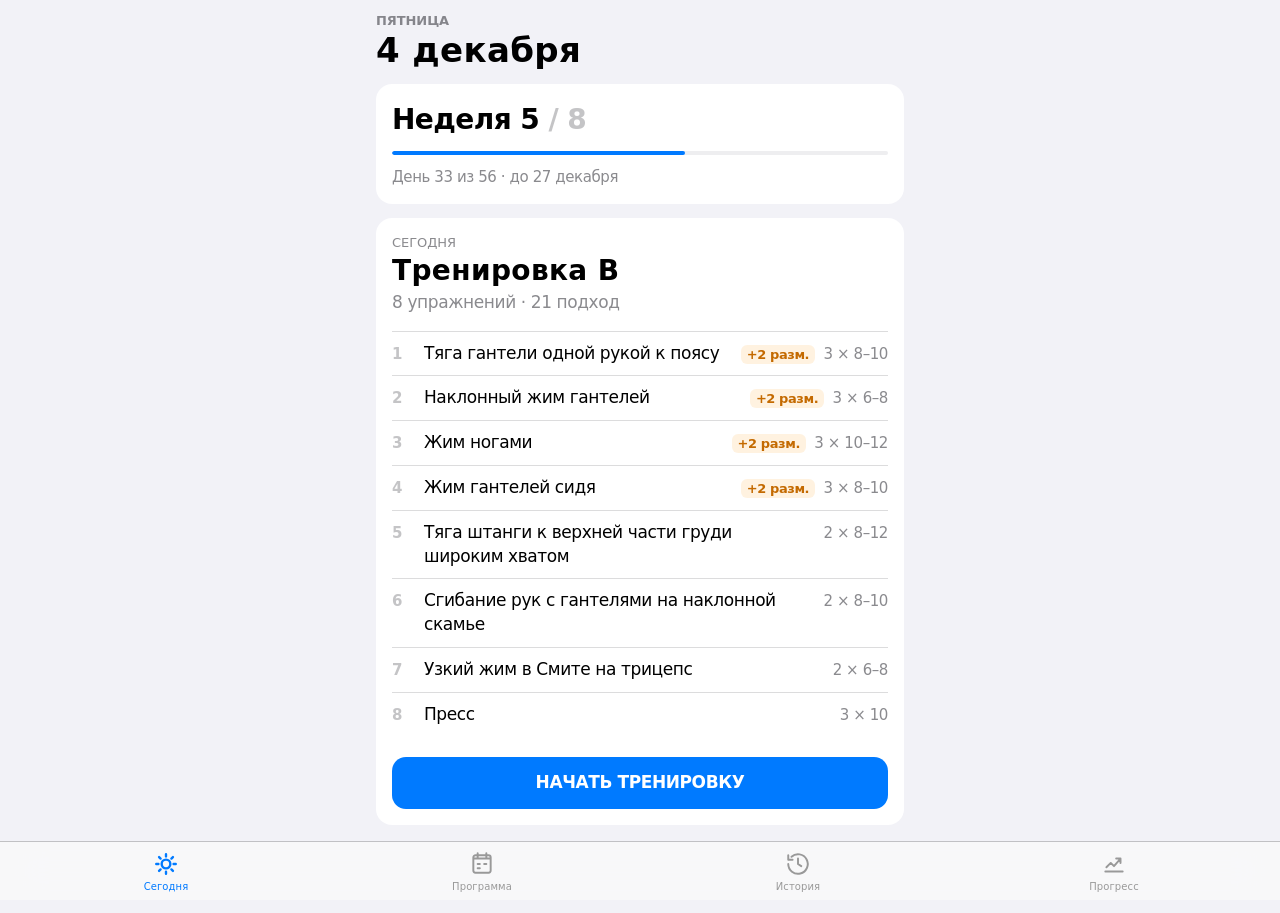
<file: index.html>
<!doctype html>
<html lang="ru">
  <head>
    <meta charset="UTF-8" />
    <!-- viewport-fit=cover включает отступы под вырез и полосу «Домой» на iPhone -->
    <meta name="viewport" content="width=device-width, initial-scale=1, viewport-fit=cover" />
    <meta name="theme-color" content="#f2f2f7" media="(prefers-color-scheme: light)" />
    <meta name="theme-color" content="#000000" media="(prefers-color-scheme: dark)" />
    <meta name="color-scheme" content="light dark" />
    <meta name="description" content="Личный дневник тренировок" />

    <!-- Режим приложения на iOS после «На экран „Домой“» -->
    <meta name="apple-mobile-web-app-capable" content="yes" />
    <meta name="mobile-web-app-capable" content="yes" />
    <meta name="apple-mobile-web-app-status-bar-style" content="default" />
    <meta name="apple-mobile-web-app-title" content="Блокнот" />
    <meta name="format-detection" content="telephone=no" />

    <link rel="manifest" href="manifest.webmanifest" />
    <link rel="icon" href="icons/favicon-64.png" type="image/png" />
    <link rel="apple-touch-icon" href="icons/apple-touch-icon.png" sizes="180x180" />
    <link rel="stylesheet" href="styles.css" />
    <title>Тренировочный блокнот</title>
  </head>
  <body>
    <main id="app" class="main"></main>

    <nav class="nav" aria-label="Основная навигация">
      <a href="#/">
        <svg width="26" height="26" viewBox="0 0 24 24" fill="none" stroke="currentColor" stroke-width="1.8" stroke-linecap="round" stroke-linejoin="round" aria-hidden="true"><path d="M12 3v2M12 19v2M5.6 5.6l1.4 1.4M17 17l1.4 1.4M3 12h2M19 12h2M5.6 18.4 7 17M17 7l1.4-1.4M16 12a4 4 0 1 1-8 0 4 4 0 0 1 8 0Z"/></svg>
        <span>Сегодня</span>
      </a>
      <a href="#/program">
        <svg width="26" height="26" viewBox="0 0 24 24" fill="none" stroke="currentColor" stroke-width="1.8" stroke-linecap="round" stroke-linejoin="round" aria-hidden="true"><path d="M4 7h16M4 7v11a2 2 0 0 0 2 2h12a2 2 0 0 0 2-2V7M4 7V6a2 2 0 0 1 2-2h12a2 2 0 0 1 2 2v1M8 2v4M16 2v4M8 12h2M14 12h2M8 16h2"/></svg>
        <span>Программа</span>
      </a>
      <a href="#/history">
        <svg width="26" height="26" viewBox="0 0 24 24" fill="none" stroke="currentColor" stroke-width="1.8" stroke-linecap="round" stroke-linejoin="round" aria-hidden="true"><path d="M3 12a9 9 0 1 0 3-6.7M3 4v4h4M12 7v5l3 2"/></svg>
        <span>История</span>
      </a>
      <a href="#/progress">
        <svg width="26" height="26" viewBox="0 0 24 24" fill="none" stroke="currentColor" stroke-width="1.8" stroke-linecap="round" stroke-linejoin="round" aria-hidden="true"><path d="M4 19h16M5 15l4-4 3 3 6-7M14 7h4v4"/></svg>
        <span>Прогресс</span>
      </a>
    </nav>

    <div id="timer-root"></div>
    <div id="sheet-root"></div>

    <noscript><p style="padding:24px">Для работы приложения нужен JavaScript.</p></noscript>

    <!-- Порядок важен: логика → хранилище → интерфейс → экраны → запуск -->
    <script src="js/domain.js"></script>
    <script src="js/seed.js"></script>
    <script src="js/program-old.js"></script>
    <script src="js/db.js"></script>
    <script src="js/platform.js"></script>
    <script src="js/anatomy.js"></script>
    <script src="js/ui.js"></script>
    <script src="js/screens/today.js"></script>
    <script src="js/screens/workout.js"></script>
    <script src="js/screens/program.js"></script>
    <script src="js/screens/other.js"></script>
    <script src="js/app.js"></script>
  </body>
</html>
</file>
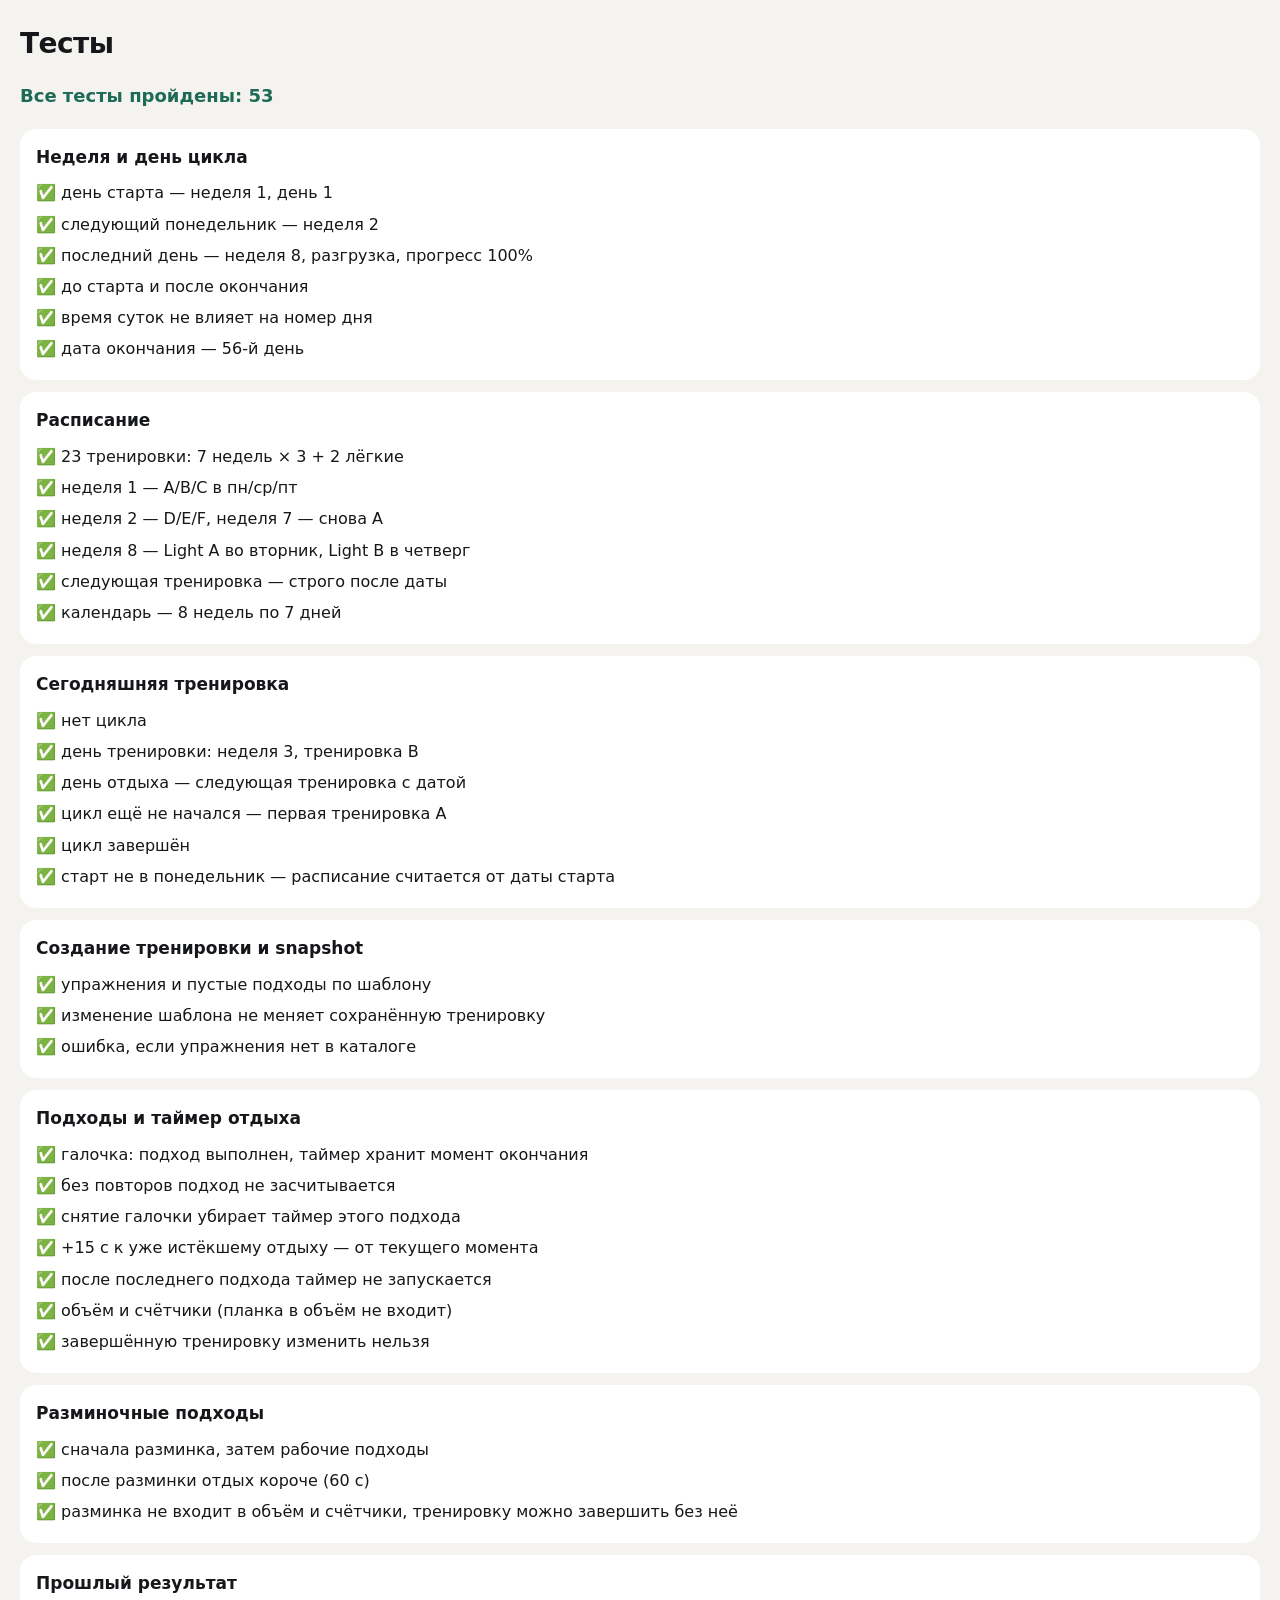
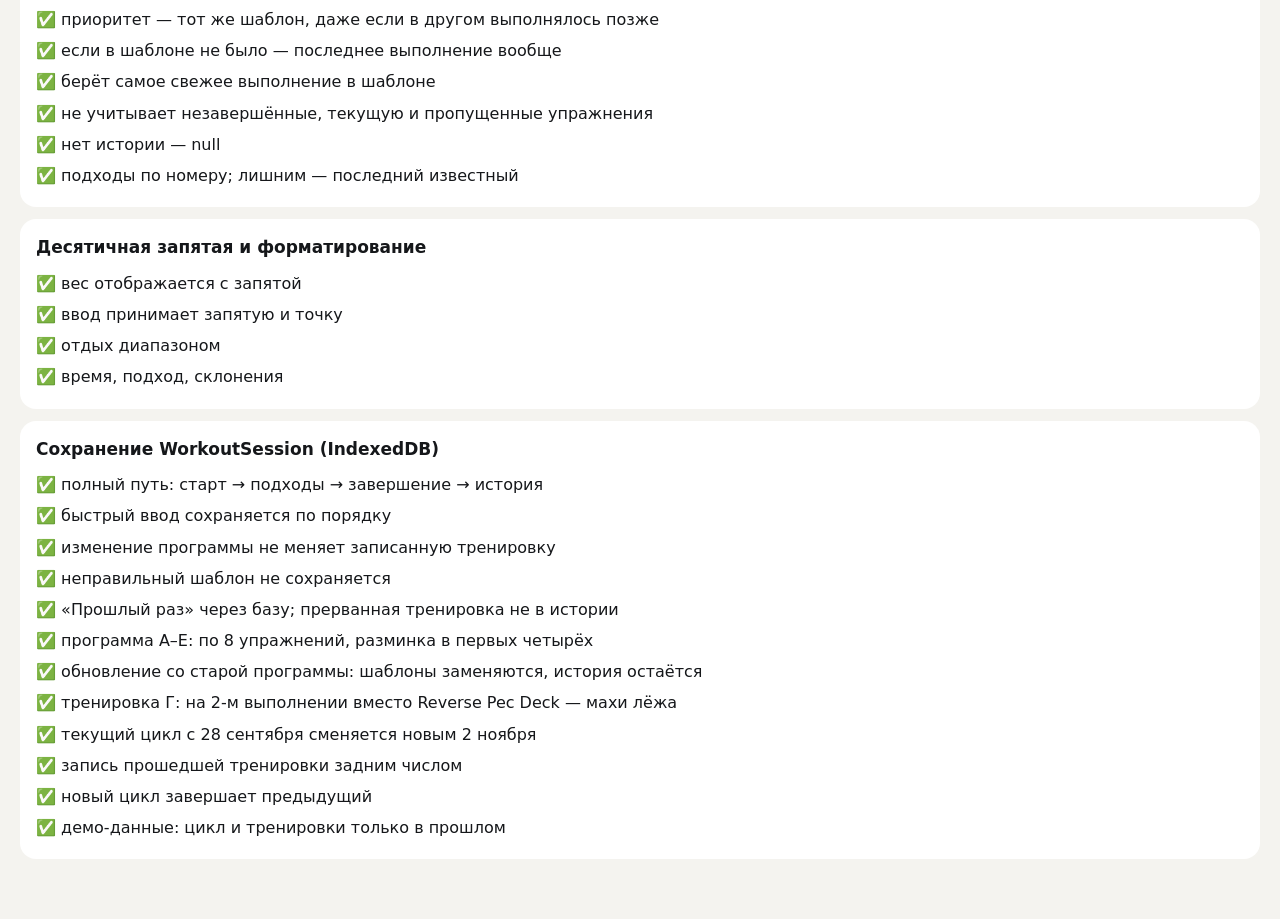
<file: tests.html>
<!doctype html>
<html lang="ru">
  <head>
    <meta charset="UTF-8" />
    <meta name="viewport" content="width=device-width, initial-scale=1" />
    <title>Тесты — Тренировочный блокнот</title>
    <style>
      body { margin: 0; padding: 24px 20px 48px; background: #f4f3ef; color: #15171a; font: 16px/1.45 -apple-system, 'Segoe UI', system-ui, sans-serif; }
      h1 { margin: 0 0 4px; font-size: 28px; letter-spacing: -0.02em; }
      #summary { margin-bottom: 20px; font-size: 18px; font-weight: 600; }
      #summary.ok { color: #1d6a56; }
      #summary.fail { color: #9c3a2b; }
      section { margin-bottom: 12px; padding: 16px; border-radius: 16px; background: #fff; }
      h2 { margin: 0 0 8px; font-size: 17px; }
      ul { margin: 0; padding: 0; list-style: none; }
      li { padding: 4px 0; }
      .err { display: block; margin: 2px 0 0 26px; color: #9c3a2b; font-size: 14px; }
    </style>
  </head>
  <body>
    <h1>Тесты</h1>
    <p id="summary">Выполняются…</p>
    <div id="results"></div>

    <script src="js/domain.js"></script>
    <script src="js/seed.js"></script>
    <script src="js/program-old.js"></script>
    <script src="js/db.js"></script>
    <script src="tests/runner.js"></script>
    <script src="tests/domain.test.js"></script>
    <script src="tests/storage.test.js"></script>
    <script>
      const esc = (s) => String(s).replace(/[&<>]/g, (c) => ({ '&': '&amp;', '<': '&lt;', '>': '&gt;' })[c]);
      runTests({
        suite(name, results) {
          const items = results
            .map((r) => `<li>${r.ok ? '✅' : '❌'} ${esc(r.name)}${r.ok ? '' : `<span class="err">${esc(r.error)}</span>`}</li>`)
            .join('');
          document.getElementById('results').insertAdjacentHTML('beforeend', `<section><h2>${esc(name)}</h2><ul>${items}</ul></section>`);
        },
        done(passed, failed) {
          const el = document.getElementById('summary');
          el.textContent = failed ? `Провалено: ${failed} из ${passed + failed}` : `Все тесты пройдены: ${passed}`;
          el.className = failed ? 'fail' : 'ok';
          window.__testResult = { passed, failed };
        },
      });
    </script>
  </body>
</html>
</file>
<file: styles.css>
/* ═══════════ Дизайн-токены ═══════════ */
:root {
  color-scheme: light dark;

  /* Цвета iOS (Human Interface Guidelines): системные фоны, метки и разделители */
  --bg: #f2f2f7;                       /* systemGroupedBackground */
  --surface: #ffffff;                  /* secondarySystemGroupedBackground */
  --surface-sunken: #f2f2f7;           /* tertiary */
  --fill: rgb(118 118 128 / 0.12);     /* tertiarySystemFill — поля ввода, степперы */
  --fill-strong: rgb(118 118 128 / 0.2);
  --line: rgb(60 60 67 / 0.18);        /* separator */
  --line-strong: rgb(60 60 67 / 0.29);

  --text: #000000;                     /* label */
  --text-2: rgb(60 60 67 / 0.6);       /* secondaryLabel */
  --text-3: rgb(60 60 67 / 0.3);       /* tertiaryLabel */

  --accent: #007aff;                   /* systemBlue — в тон логотипу */
  --accent-pressed: #0062cc;
  --accent-ink: #ffffff;
  --accent-soft: rgb(0 122 255 / 0.12);
  --accent-soft-ink: #007aff;

  --success: #34c759;                  /* systemGreen — выполнено */
  --warm: #ff9500;                     /* systemOrange — разминка */
  --warm-soft: rgb(255 149 0 / 0.12);
  --warm-ink: #c46a00;
  --danger: #ff3b30;                   /* systemRed */
  --danger-soft: rgb(255 59 48 / 0.1);

  --bar-bg: rgb(249 249 249 / 0.82);   /* материал панелей: таббар, шапка */
  --header-bg: rgb(242 242 247 / 0.82);
  --dark-panel: rgb(28 28 30 / 0.92);  /* таймер — как Live Activity */
  --scrim: rgb(0 0 0 / 0.3);
  --image-bg: #f7f7fa;

  /* Схема мышц */
  --an-body: #ffffff;
  --an-body-stroke: #c7c7cc;
  --an-idle: #e9e9ee;
  --an-idle-stroke: #d1d1d6;
  --an-secondary: #9ecbff;
  --an-secondary-stroke: #5aa5ff;
  --an-primary-1: #3395ff;
  --an-primary-2: #0059c7;
  --an-primary-stroke: #00419a;
  --an-cap: #8e8e93;

  --radius-card: 16px;
  --radius-control: 12px;
  --radius-pill: 999px;

  --tap: 48px;
  --gutter: 16px;
  --nav-height: 56px;

  --font: -apple-system, BlinkMacSystemFont, 'SF Pro Text', 'Inter', system-ui, 'Segoe UI', Roboto, sans-serif;
  --font-display: -apple-system, BlinkMacSystemFont, 'SF Pro Display', 'Inter', system-ui, 'Segoe UI', sans-serif;
  --font-rounded: ui-rounded, 'SF Pro Rounded', -apple-system, BlinkMacSystemFont, system-ui, sans-serif;

  --shadow-card: none;
  --shadow-float: 0 10px 30px rgb(0 0 0 / 0.18);

  --safe-top: env(safe-area-inset-top, 0px);
  --safe-bottom: env(safe-area-inset-bottom, 0px);
}

/* Тёмная тема — как в iOS, по настройке телефона */
@media (prefers-color-scheme: dark) {
  :root {
    --bg: #000000;
    --surface: #1c1c1e;
    --surface-sunken: #2c2c2e;
    --fill: rgb(118 118 128 / 0.24);
    --fill-strong: rgb(118 118 128 / 0.36);
    --line: rgb(84 84 88 / 0.6);
    --line-strong: rgb(84 84 88 / 0.85);
    --text: #ffffff;
    --text-2: rgb(235 235 245 / 0.6);
    --text-3: rgb(235 235 245 / 0.3);
    --accent: #0a84ff;
    --accent-pressed: #409cff;
    --accent-soft: rgb(10 132 255 / 0.2);
    --accent-soft-ink: #4aa3ff;
    --success: #30d158;
    --warm: #ff9f0a;
    --warm-soft: rgb(255 159 10 / 0.16);
    --warm-ink: #ffb340;
    --danger: #ff453a;
    --danger-soft: rgb(255 69 58 / 0.16);
    --bar-bg: rgb(22 22 24 / 0.82);
    --header-bg: rgb(0 0 0 / 0.78);
    --dark-panel: rgb(44 44 46 / 0.94);
    --scrim: rgb(0 0 0 / 0.5);
    --image-bg: #232325;
    --an-body: #3a3a3c;
    --an-body-stroke: #636366;
    --an-idle: #48484a;
    --an-idle-stroke: #5a5a5e;
    --an-secondary: #1f5fa8;
    --an-secondary-stroke: #3d84d6;
    --an-primary-1: #4aa3ff;
    --an-primary-2: #0a84ff;
    --an-primary-stroke: #9cc9ff;
    --an-cap: #8e8e93;
    --shadow-float: 0 10px 30px rgb(0 0 0 / 0.5);
  }
}

/* ═══════════ База ═══════════ */
*,
*::before,
*::after {
  box-sizing: border-box;
}

html {
  -webkit-text-size-adjust: 100%;
  text-size-adjust: 100%;
  background: var(--bg);
}

body {
  margin: 0;
  min-height: 100vh;
  min-height: 100dvh;
  background: var(--bg);
  color: var(--text);
  font-family: var(--font);
  font-size: 17px;
  line-height: 1.4;
  -webkit-font-smoothing: antialiased;
  -webkit-tap-highlight-color: transparent;
  overscroll-behavior-y: none;
  font-variant-numeric: tabular-nums;
}

h1,
h2,
h3,
p {
  margin: 0;
}

button,
input {
  font: inherit;
  color: inherit;
}

button {
  cursor: pointer;
  touch-action: manipulation;
}

a {
  color: inherit;
  text-decoration: none;
}

:focus-visible {
  outline: 3px solid var(--accent-soft);
  outline-offset: 2px;
}

.sr-only {
  position: absolute !important;
  width: 1px;
  height: 1px;
  overflow: hidden;
  clip: rect(0 0 0 0);
  white-space: nowrap;
}

@media (prefers-reduced-motion: reduce) {
  * {
    animation-duration: 0.01ms !important;
    transition-duration: 0.01ms !important;
  }
}

/* ═══════════ Каркас ═══════════ */
.main {
  width: 100%;
  max-width: 560px;
  margin: 0 auto;
  padding: var(--safe-top) max(var(--gutter), env(safe-area-inset-right)) calc(var(--nav-height) + var(--safe-bottom) + 32px)
    max(var(--gutter), env(safe-area-inset-left));
}

body.full .main {
  padding-bottom: calc(32px + var(--safe-bottom));
}

.nav {
  position: fixed;
  left: 0;
  right: 0;
  bottom: 0;
  z-index: 20;
  display: grid;
  grid-template-columns: repeat(4, 1fr);
  padding: 0 8px var(--safe-bottom);
  background: var(--bar-bg);
  border-top: 0.5px solid var(--line-strong);
  -webkit-backdrop-filter: saturate(1.4) blur(20px);
  backdrop-filter: saturate(1.4) blur(20px);
}

body.full .nav {
  display: none;
}

.nav a {
  position: relative;
  display: flex;
  flex-direction: column;
  align-items: center;
  justify-content: center;
  gap: 2px;
  height: var(--nav-height);
  font-size: 12px;
  font-weight: 500;
  color: var(--text-2);
}

.nav a[aria-current='page'] {
  color: var(--accent);
  font-weight: 700;
}

.nav a[aria-current='page']::before {
  content: '';
  position: absolute;
  top: 0;
  width: 28px;
  height: 3px;
  border-radius: 0 0 3px 3px;
  background: var(--accent);
}

.update-banner {
  position: sticky;
  top: 0;
  z-index: 25;
  display: flex;
  align-items: center;
  justify-content: space-between;
  gap: 12px;
  max-width: 560px;
  margin: 0 auto;
  padding: calc(8px + var(--safe-top)) var(--gutter) 8px;
  background: var(--accent-soft);
  color: var(--accent-soft-ink);
  font-weight: 600;
}

/* ═══════════ Заголовок экрана ═══════════ */
.screen-header {
  display: flex;
  align-items: flex-end;
  gap: 12px;
  padding: 24px 0 20px;
}

.screen-header .leading {
  align-self: center;
  margin-left: -10px;
}

.screen-header .titles {
  flex: 1;
  min-width: 0;
}

.screen-header .eyebrow-line {
  margin-bottom: 2px;
  font-size: 15px;
  font-weight: 500;
  color: var(--text-2);
}

.screen-header .eyebrow-line::first-letter {
  text-transform: uppercase;
}

.screen-header h1 {
  font-family: var(--font-display);
  font-size: 34px;
  font-weight: 700;
  line-height: 1.1;
  letter-spacing: -0.03em;
}

.screen-header .action {
  flex: none;
  margin-right: -8px;
}

/* ═══════════ Общие блоки ═══════════ */
.stack {
  display: flex;
  flex-direction: column;
  gap: 16px;
}

.card {
  padding: 20px;
  border-radius: var(--radius-card);
  background: var(--surface);
  box-shadow: var(--shadow-card);
}

.card-flat {
  padding: 20px;
  border-radius: var(--radius-card);
  border: 1px solid var(--line);
}

.eyebrow {
  font-size: 13px;
  font-weight: 600;
  letter-spacing: 0.06em;
  text-transform: uppercase;
  color: var(--text-2);
}

.display {
  margin: 4px 0;
  font-family: var(--font-display);
  font-size: 32px;
  font-weight: 700;
  line-height: 1.1;
  letter-spacing: -0.03em;
}

.title {
  font-family: var(--font-display);
  font-size: 22px;
  font-weight: 700;
  letter-spacing: -0.02em;
}

.muted {
  color: var(--text-2);
}

.small {
  font-size: 15px;
}

.center {
  text-align: center;
}

.section-title {
  margin: 8px 0 -4px;
  font-size: 13px;
  font-weight: 600;
  letter-spacing: 0.06em;
  text-transform: uppercase;
  color: var(--text-2);
}

.badge {
  display: inline-flex;
  align-items: center;
  gap: 4px;
  padding: 4px 10px;
  border-radius: var(--radius-pill);
  background: var(--accent-soft);
  color: var(--accent-soft-ink);
  font-size: 14px;
  font-weight: 600;
  white-space: nowrap;
}

.stats {
  display: grid;
  grid-template-columns: repeat(3, 1fr);
  margin: 16px 0 0;
  border-top: 1px solid var(--line);
}

.stats > div {
  padding-top: 12px;
}

.stats > div + div {
  padding-left: 12px;
  border-left: 1px solid var(--line);
}

.stats dt {
  font-size: 12px;
  font-weight: 600;
  letter-spacing: 0.05em;
  text-transform: uppercase;
  color: var(--text-2);
}

.stats dd {
  margin: 2px 0 0;
  font-size: 20px;
  font-weight: 600;
}

.ex-list {
  margin: 16px 0 20px;
  padding: 0;
  list-style: none;
  counter-reset: ex;
}

.ex-list li {
  display: flex;
  align-items: baseline;
  gap: 12px;
  padding: 10px 0;
  border-top: 1px solid var(--line);
  counter-increment: ex;
}

.ex-list li::before {
  content: counter(ex);
  width: 20px;
  flex: none;
  font-size: 15px;
  font-weight: 600;
  color: var(--text-3);
}

.ex-list .meta {
  margin-left: auto;
  font-size: 15px;
  color: var(--text-2);
  white-space: nowrap;
}

.empty {
  padding: 32px 20px;
  text-align: center;
  color: var(--text-2);
}

.error {
  padding: 12px 16px;
  border-radius: var(--radius-control);
  background: var(--danger-soft);
  color: var(--danger);
  font-size: 15px;
}

.progress {
  height: 6px;
  border-radius: var(--radius-pill);
  background: var(--surface-sunken);
  overflow: hidden;
}

.progress > div {
  height: 100%;
  border-radius: inherit;
  background: var(--accent);
  transition: width 0.3s ease;
}

/* ═══════════ Кнопки ═══════════ */
.btn {
  display: inline-flex;
  align-items: center;
  justify-content: center;
  gap: 8px;
  min-height: var(--tap);
  padding: 0 20px;
  border: 1px solid transparent;
  border-radius: var(--radius-control);
  background: var(--accent);
  color: var(--accent-ink);
  font-size: 17px;
  font-weight: 600;
  letter-spacing: -0.01em;
  transition: background-color 0.15s, transform 0.1s;
  user-select: none;
  -webkit-user-select: none;
}

.btn:active:not(:disabled) {
  transform: scale(0.98);
}

.btn:disabled {
  opacity: 0.45;
  cursor: default;
}

.btn-lg {
  min-height: 60px;
  font-size: 18px;
  letter-spacing: 0.02em;
}

.btn-sm {
  min-height: 44px;
  padding: 0 16px;
  font-size: 15px;
}

.btn-block {
  width: 100%;
}

.btn-primary:active:not(:disabled) {
  background: var(--accent-pressed);
}

.btn-secondary {
  background: var(--surface);
  border-color: var(--line-strong);
  color: var(--text);
}

.btn-ghost {
  background: transparent;
  color: var(--accent-soft-ink);
}

.btn-ghost:active:not(:disabled) {
  background: var(--accent-soft);
}

.btn-danger {
  background: var(--surface);
  border-color: transparent;
  color: var(--danger);
}

.icon-btn {
  display: grid;
  place-items: center;
  width: var(--tap);
  height: var(--tap);
  border: 0;
  border-radius: var(--radius-pill);
  background: transparent;
  color: var(--text);
}

.icon-btn:active {
  background: var(--surface-sunken);
}

.icon-btn:disabled {
  color: var(--line-strong);
}

.btn-row {
  display: flex;
  flex-wrap: wrap;
  gap: 8px;
  margin-top: 16px;
}

/* ═══════════ Формы ═══════════ */
.field-label {
  display: flex;
  flex-direction: column;
  gap: 6px;
  font-size: 13px;
  font-weight: 600;
  letter-spacing: 0.04em;
  text-transform: uppercase;
  color: var(--text-2);
}

.date-input {
  height: 56px;
  padding: 0 16px;
  border: 1.5px solid var(--line);
  border-radius: var(--radius-control);
  background: var(--surface);
  font-size: 18px;
  font-weight: 600;
  letter-spacing: 0;
  text-transform: none;
  color: var(--text);
  -webkit-appearance: none;
  appearance: none;
}

.chips {
  display: flex;
  flex-wrap: wrap;
  gap: 8px;
}

.chip {
  min-height: 44px;
  padding: 0 16px;
  border: 1px solid var(--line-strong);
  border-radius: var(--radius-pill);
  background: var(--surface);
  font-size: 15px;
  font-weight: 600;
}

.chip[aria-pressed='true'] {
  border-color: var(--accent);
  background: var(--accent-soft);
  color: var(--accent-soft-ink);
}

.start-form {
  display: flex;
  flex-direction: column;
  gap: 16px;
}

/* ═══════════ Сегодня ═══════════ */
.cycle-top {
  display: flex;
  align-items: center;
  justify-content: space-between;
  gap: 12px;
  margin-bottom: 12px;
}

.cycle-week {
  font-family: var(--font-display);
  font-size: 26px;
  font-weight: 700;
  letter-spacing: -0.02em;
}

.cycle-week span {
  color: var(--text-3);
  font-weight: 600;
}

.cycle-meta {
  margin-top: 12px;
  font-size: 15px;
  color: var(--text-2);
}

.next-line {
  display: flex;
  align-items: center;
  justify-content: space-between;
  gap: 12px;
  min-height: 72px;
  padding: 16px 20px;
}

.next-line > span {
  display: flex;
  flex-direction: column;
  gap: 2px;
}

.next-line strong {
  font-size: 17px;
  font-weight: 600;
}

.done-eyebrow {
  display: inline-flex;
  align-items: center;
  gap: 6px;
  color: var(--accent-soft-ink);
}

.resume {
  border: 2px solid var(--accent);
}

.install-hint {
  display: flex;
  align-items: flex-start;
  gap: 8px;
  padding: 16px 8px 16px 16px;
  border-radius: var(--radius-card);
  background: var(--accent-soft);
  color: var(--accent-soft-ink);
  font-size: 15px;
}

.install-hint .text {
  flex: 1;
}

.install-hint strong {
  display: block;
  margin-bottom: 4px;
  font-size: 17px;
}

.install-hint svg {
  vertical-align: -3px;
}

/* ═══════════ Тренировка ═══════════ */
.workout-header {
  position: sticky;
  top: 0;
  z-index: 15;
  display: flex;
  align-items: center;
  gap: 8px;
  margin: 0 calc(-1 * var(--gutter));
  padding: calc(8px + var(--safe-top)) var(--gutter) 8px calc(var(--gutter) - 12px);
  margin-top: calc(-1 * var(--safe-top));
  background: var(--header-bg);
  -webkit-backdrop-filter: saturate(1.4) blur(20px);
  backdrop-filter: saturate(1.4) blur(20px);
}

.workout-header .t {
  font-family: var(--font-display);
  font-size: 22px;
  font-weight: 700;
  letter-spacing: -0.02em;
}

.workout-header .m {
  font-size: 15px;
  color: var(--text-2);
}

.workout-progress {
  margin: 8px 0 20px;
}

.workout-list {
  display: flex;
  flex-direction: column;
  gap: 20px;
}

.timer-spacer {
  height: 112px;
}

/* Карточка упражнения */
.ex-card {
  overflow: hidden;
  border-radius: var(--radius-card);
  background: var(--surface);
  box-shadow: var(--shadow-card);
  scroll-margin-top: 80px;
}

.ex-image {
  position: relative;
  aspect-ratio: 16 / 9;
  overflow: hidden;
  background: var(--image-bg);
}

.ex-image svg.glyph,
.ex-image img {
  display: block;
  width: 100%;
  height: 100%;
  object-fit: cover;
}

.glyph .grid {
  stroke: var(--line);
  stroke-width: 1;
  fill: none;
}

.glyph .shape {
  fill: var(--accent-soft);
  stroke: var(--accent);
  stroke-width: 3;
  stroke-linecap: round;
  stroke-linejoin: round;
}

.ex-image.compact {
  aspect-ratio: 1;
  width: 56px;
  flex: none;
  border-radius: 14px;
}

.ex-image.compact .grid {
  stroke: transparent;
}

.ex-image.compact .shape {
  stroke-width: 7;
}

.pill {
  position: absolute;
  top: 12px;
  display: inline-flex;
  align-items: center;
  gap: 4px;
  padding: 6px 12px;
  border-radius: var(--radius-pill);
  background: rgb(255 255 255 / 0.9);
  font-size: 15px;
  font-weight: 600;
  color: var(--text-2);
  white-space: nowrap;
}

.pill.left {
  left: 12px;
  color: var(--text);
}

.pill.right {
  right: 12px;
}

.pill.done,
.status-badge.done {
  background: var(--accent);
  color: var(--accent-ink);
}

.ex-body {
  display: flex;
  flex-direction: column;
  gap: 16px;
  padding: 20px;
}

.ex-muscle {
  margin-bottom: -12px;
  font-size: 14px;
  font-weight: 600;
  letter-spacing: 0.06em;
  text-transform: uppercase;
  color: var(--accent-soft-ink);
}

.ex-name {
  font-family: var(--font-display);
  font-size: 28px;
  font-weight: 700;
  line-height: 1.12;
  letter-spacing: -0.025em;
}

.ex-stats {
  display: grid;
  grid-template-columns: repeat(3, 1fr);
  margin: 0;
  border-top: 1px solid var(--line);
  border-bottom: 1px solid var(--line);
}

.ex-stats > div {
  padding: 12px 0;
}

.ex-stats > div + div {
  padding-left: 16px;
  border-left: 1px solid var(--line);
}

.ex-stats dt {
  font-size: 12px;
  font-weight: 600;
  letter-spacing: 0.05em;
  text-transform: uppercase;
  color: var(--text-2);
}

.ex-stats dd {
  margin: 2px 0 0;
  font-size: 22px;
  font-weight: 600;
}

.hint summary {
  display: inline-flex;
  align-items: center;
  gap: 8px;
  min-height: 44px;
  font-weight: 600;
  color: var(--accent-soft-ink);
  list-style: none;
  cursor: pointer;
}

.hint summary::-webkit-details-marker {
  display: none;
}

.hint p {
  padding-bottom: 8px;
  color: var(--text-2);
}

/* Прошлый раз */
.prev {
  min-height: 108px;
  padding: 16px;
  border-radius: 16px;
  background: var(--surface-sunken);
}

.prev .other {
  text-transform: none;
  letter-spacing: 0;
  font-weight: 500;
}

.prev .weight {
  margin-top: 8px;
  font-family: var(--font-display);
  font-size: 30px;
  font-weight: 700;
  line-height: 1.1;
  letter-spacing: -0.02em;
}

.prev .values {
  margin-top: 2px;
  font-size: 20px;
  font-weight: 500;
  color: var(--text-2);
  letter-spacing: 0.02em;
}

.prev .first {
  margin-top: 8px;
  font-size: 16px;
  color: var(--text-2);
}

/* Подходы */
.sets {
  margin: 0;
  padding: 0;
  list-style: none;
}

.set {
  padding: 16px 0;
  border-top: 1px solid var(--line);
}

.set-head {
  display: flex;
  align-items: baseline;
  justify-content: space-between;
  gap: 12px;
  margin-bottom: 12px;
}

.set-title {
  font-size: 17px;
  font-weight: 600;
}

.set-title .ok {
  margin-left: 4px;
  font-weight: 700;
  color: var(--accent);
}

.set-prev {
  font-size: 15px;
  color: var(--text-2);
  white-space: nowrap;
}

.set-inputs {
  display: grid;
  grid-template-columns: 1fr 1fr 56px;
  align-items: end;
  gap: 12px;
}

.set-inputs.no-weight {
  grid-template-columns: 1fr 56px;
}

.num {
  position: relative;
  display: flex;
  flex-direction: column;
  min-width: 0;
}

.num label {
  margin-bottom: 4px;
  font-size: 13px;
  font-weight: 600;
  letter-spacing: 0.04em;
  text-transform: uppercase;
  color: var(--text-2);
}

.num input {
  width: 100%;
  height: 56px;
  padding: 0 40px 0 14px;
  border: 1.5px solid var(--line);
  border-radius: var(--radius-control);
  background: var(--surface);
  font-size: 24px; /* ≥16px: iOS не зумит страницу при фокусе */
  font-weight: 600;
  letter-spacing: -0.01em;
  font-variant-numeric: tabular-nums;
  -webkit-appearance: none;
  appearance: none;
}

.num input::placeholder {
  color: var(--text-3);
  font-weight: 500;
}

.num input:focus {
  outline: none;
  border-color: var(--accent);
  box-shadow: 0 0 0 3px var(--accent-soft);
}

.num input:disabled {
  background: transparent;
  border-color: transparent;
  color: var(--text);
  -webkit-text-fill-color: var(--text);
  opacity: 1;
}

.num input[aria-invalid='true'] {
  border-color: var(--danger);
}

.num .unit {
  position: absolute;
  right: 12px;
  bottom: 18px;
  font-size: 14px;
  color: var(--text-3);
  pointer-events: none;
}

.check {
  display: grid;
  place-items: center;
  width: 56px;
  height: 56px;
  border: 1.5px solid var(--line-strong);
  border-radius: 50%;
  background: var(--surface);
  color: var(--text-3);
  transition: background-color 0.15s, color 0.15s, transform 0.1s;
}

.check:active {
  transform: scale(0.94);
}

.set.is-done .check {
  border-color: var(--accent);
  background: var(--accent);
  color: var(--accent-ink);
}

.set-error {
  margin-top: 8px;
  font-size: 15px;
  color: var(--danger);
}

.left-note {
  font-size: 15px;
  color: var(--text-2);
  text-align: center;
}

/* Свёрнутая карточка */
.ex-card.collapsed {
  border: 1px solid var(--line);
  box-shadow: none;
}

.collapsed-row {
  display: flex;
  align-items: center;
  gap: 12px;
  width: 100%;
  min-height: 80px;
  padding: 12px;
  border: 0;
  background: transparent;
  text-align: left;
}

.collapsed-row .txt {
  display: flex;
  flex: 1;
  flex-direction: column;
  min-width: 0;
}

.collapsed-row .n {
  font-size: 17px;
  font-weight: 600;
  overflow: hidden;
  text-overflow: ellipsis;
  white-space: nowrap;
}

.collapsed-row .s {
  font-size: 15px;
  color: var(--text-2);
}

.status-badge {
  display: inline-flex;
  align-items: center;
  gap: 4px;
  padding: 6px 12px;
  border-radius: var(--radius-pill);
  background: var(--surface-sunken);
  font-size: 15px;
  font-weight: 600;
  color: var(--text-2);
  white-space: nowrap;
}

/* Таймер отдыха — виден при любой прокрутке */
.timer {
  position: fixed;
  left: 50%;
  bottom: calc(12px + var(--safe-bottom));
  z-index: 30;
  width: min(560px, calc(100% - 24px));
  transform: translateX(-50%);
  overflow: hidden;
  border-radius: var(--radius-card);
  background: var(--text);
  color: #fff;
  box-shadow: var(--shadow-float);
}

.timer.finished {
  background: var(--accent);
}

.timer .bar {
  position: absolute;
  inset: 0;
  background: rgb(255 255 255 / 0.08);
  transform-origin: left;
  transition: transform 0.25s linear;
}

.timer .content {
  position: relative;
  display: flex;
  align-items: center;
  justify-content: space-between;
  gap: 12px;
  padding: 12px 12px 12px 20px;
}

.timer .txt {
  display: flex;
  flex-direction: column;
  min-width: 0;
}

.timer .lbl {
  font-size: 13px;
  font-weight: 600;
  letter-spacing: 0.06em;
  text-transform: uppercase;
  color: rgb(255 255 255 / 0.72);
}

.timer .time {
  font-family: var(--font-display);
  font-size: 36px;
  font-weight: 700;
  line-height: 1.1;
  letter-spacing: -0.02em;
  font-variant-numeric: tabular-nums;
}

.timer .next {
  font-size: 17px;
  font-weight: 600;
  overflow: hidden;
  text-overflow: ellipsis;
  white-space: nowrap;
}

.timer .actions {
  display: flex;
  flex: none;
  gap: 8px;
}

.timer .on-dark {
  background: rgb(255 255 255 / 0.12);
  border-color: transparent;
  color: #fff;
}

/* Итог тренировки */
.summary-list {
  margin: 0;
  padding: 0;
  list-style: none;
}

.summary-list li {
  display: flex;
  flex-direction: column;
  gap: 2px;
  padding: 12px 0;
  border-top: 1px solid var(--line);
}

.summary-list li:first-child {
  border-top: 0;
  padding-top: 0;
}

.summary-list .r {
  font-size: 16px;
  color: var(--text-2);
}

/* ═══════════ Программа ═══════════ */
.cycle-dates {
  display: grid;
  grid-template-columns: repeat(3, 1fr);
  margin: 0 0 20px;
}

.cycle-dates > div + div {
  padding-left: 12px;
  border-left: 1px solid var(--line);
}

.cycle-dates dt {
  font-size: 12px;
  font-weight: 600;
  letter-spacing: 0.05em;
  text-transform: uppercase;
  color: var(--text-2);
}

.cycle-dates dd {
  margin: 2px 0 0;
  font-size: 17px;
  font-weight: 600;
}

.cal {
  display: flex;
  flex-direction: column;
  gap: 4px;
}

.cal-row {
  display: grid;
  grid-template-columns: 22px repeat(7, 1fr);
  gap: 4px;
  align-items: center;
}

.cal-row.deload {
  margin-top: 4px;
  padding-top: 6px;
  border-top: 1px dashed var(--line-strong);
}

.cal-week {
  font-size: 13px;
  font-weight: 600;
  color: var(--text-3);
  text-align: center;
}

.cal-dow {
  font-size: 12px;
  font-weight: 600;
  text-transform: uppercase;
  text-align: center;
  color: var(--text-2);
}

.cal-cell {
  display: flex;
  flex-direction: column;
  align-items: center;
  justify-content: center;
  height: 48px;
  border-radius: 12px;
  color: var(--text-3);
}

.cal-cell .d {
  font-size: 11px;
  line-height: 1;
}

.cal-cell .c {
  margin-top: 3px;
  font-size: 16px;
  font-weight: 700;
  line-height: 1;
}

.cal-cell.light .c {
  font-size: 13px;
}

.cal-cell.workout {
  background: var(--surface-sunken);
  color: var(--text);
}

.cal-cell.done {
  background: var(--accent-soft);
  color: var(--accent-soft-ink);
}

.cal-cell.missed {
  background: transparent;
  border: 1px dashed var(--line-strong);
  color: var(--text-3);
}

.cal-cell.today {
  box-shadow: inset 0 0 0 2px var(--accent);
}

.cal-cell.today .d {
  font-weight: 700;
  color: var(--accent);
}

.cal-legend {
  display: flex;
  flex-wrap: wrap;
  gap: 8px 16px;
  margin-top: 12px;
  font-size: 14px;
  color: var(--text-2);
}

.cal-legend i {
  display: inline-block;
  width: 12px;
  height: 12px;
  border-radius: 4px;
  vertical-align: -1px;
  box-shadow: inset 0 0 0 2px var(--accent);
}

.tpl-list {
  margin: 0;
  padding: 0;
  overflow: hidden;
  border-radius: var(--radius-card);
  background: var(--surface);
  box-shadow: var(--shadow-card);
  list-style: none;
}

.tpl-list li + li {
  border-top: 1px solid var(--line);
}

.tpl-link {
  display: flex;
  align-items: center;
  gap: 12px;
  min-height: 72px;
  padding: 12px 16px;
  color: var(--text-3);
}

.tpl-link:active {
  background: var(--surface-sunken);
}

.tpl-code {
  display: grid;
  place-items: center;
  width: 44px;
  height: 44px;
  flex: none;
  border-radius: 12px;
  background: var(--accent-soft);
  color: var(--accent-soft-ink);
  font-size: 17px;
  font-weight: 700;
}

.tpl-text {
  display: flex;
  flex: 1;
  flex-direction: column;
  min-width: 0;
}

.tpl-text .n {
  font-size: 17px;
  font-weight: 600;
  color: var(--text);
}

.tpl-text .m {
  overflow: hidden;
  font-size: 15px;
  color: var(--text-2);
  text-overflow: ellipsis;
  white-space: nowrap;
}

.tpl-rows {
  margin: 0;
  padding: 0;
  list-style: none;
}

.tpl-row {
  display: flex;
  align-items: flex-start;
  gap: 12px;
  padding: 12px 0;
  border-top: 1px solid var(--line);
}

.tpl-row:first-child {
  border-top: 0;
}

.tpl-row .n {
  font-size: 17px;
  font-weight: 600;
}

.tpl-row .i {
  margin-right: 8px;
  color: var(--text-3);
}

.tpl-row .m {
  margin-top: 2px;
  font-size: 15px;
  color: var(--text-2);
}

.tpl-row .g {
  font-size: 14px;
  color: var(--text-3);
}

/* ═══════════ Редактор программы ═══════════ */
.tabs {
  display: flex;
  gap: 8px;
  margin: 0 calc(-1 * var(--gutter));
  padding: 0 var(--gutter) 8px;
  overflow-x: auto;
  scrollbar-width: none;
}

.tabs::-webkit-scrollbar {
  display: none;
}

.tab {
  position: relative;
  flex: none;
  min-width: 52px;
  height: 48px;
  padding: 0 16px;
  border: 1px solid var(--line-strong);
  border-radius: var(--radius-pill);
  background: var(--surface);
  font-size: 17px;
  font-weight: 700;
}

.tab[aria-selected='true'] {
  border-color: var(--text);
  background: var(--text);
  color: #fff;
}

.tab .dot {
  position: absolute;
  top: 6px;
  right: 8px;
  width: 8px;
  height: 8px;
  border-radius: 50%;
  background: var(--accent);
  box-shadow: 0 0 0 2px var(--surface);
}

.edit-items {
  display: flex;
  flex-direction: column;
  gap: 12px;
  margin: 0 0 16px;
  padding: 0;
  list-style: none;
}

.edit-item {
  padding: 16px;
  border-radius: var(--radius-card);
  background: var(--surface);
  box-shadow: var(--shadow-card);
}

.edit-head {
  display: flex;
  gap: 12px;
  margin-bottom: 12px;
}

.edit-index {
  display: grid;
  place-items: center;
  width: 32px;
  height: 32px;
  flex: none;
  border-radius: 10px;
  background: var(--surface-sunken);
  font-weight: 700;
  color: var(--text-2);
}

.edit-grid {
  display: grid;
  grid-template-columns: 1fr 1fr;
  gap: 12px;
}

.stepper {
  display: flex;
  flex-direction: column;
  gap: 4px;
  min-width: 0;
}

.stepper .l {
  font-size: 12px;
  font-weight: 600;
  letter-spacing: 0.04em;
  text-transform: uppercase;
  color: var(--text-2);
}

.stepper .ctl {
  display: flex;
  align-items: center;
  border: 1px solid var(--line);
  border-radius: var(--radius-control);
  background: var(--surface);
}

.stepper button {
  display: grid;
  place-items: center;
  width: 44px;
  height: 44px;
  flex: none;
  border: 0;
  background: transparent;
  color: var(--accent-soft-ink);
}

.stepper button:disabled {
  color: var(--line-strong);
}

.stepper output {
  flex: 1;
  min-width: 0;
  text-align: center;
  font-size: 17px;
  font-weight: 600;
}

.edit-actions {
  display: flex;
  align-items: center;
  gap: 4px;
  margin-top: 12px;
}

.edit-actions .remove {
  margin-left: auto;
  color: var(--danger);
}

.save-spacer {
  height: 96px;
}

.save-bar {
  position: fixed;
  left: 0;
  right: 0;
  bottom: 0;
  z-index: 20;
  display: grid;
  grid-template-columns: auto 1fr;
  gap: 12px;
  padding: 12px var(--gutter) calc(12px + var(--safe-bottom));
  background: var(--bar-bg);
  border-top: 1px solid var(--line);
  -webkit-backdrop-filter: blur(20px);
  backdrop-filter: blur(20px);
}

.picker {
  margin: 0;
  padding: 0;
  list-style: none;
}

.picker li + li {
  border-top: 1px solid var(--line);
}

.picker button {
  display: flex;
  flex-direction: column;
  align-items: flex-start;
  width: 100%;
  min-height: 56px;
  padding: 8px 0;
  border: 0;
  background: transparent;
  text-align: left;
}

.picker .g {
  font-size: 14px;
  color: var(--text-2);
}

/* ═══════════ Настройки ═══════════ */
.facts {
  margin: 12px 0 16px;
}

.facts > div {
  display: flex;
  justify-content: space-between;
  gap: 12px;
  padding: 12px 0;
  border-top: 1px solid var(--line);
}

.facts dt {
  color: var(--text-2);
}

.facts dd {
  margin: 0;
  font-weight: 600;
  text-align: right;
}

/* ═══════════ Нижний лист ═══════════ */
.sheet-backdrop {
  position: fixed;
  inset: 0;
  z-index: 50;
  display: flex;
  align-items: flex-end;
  justify-content: center;
  background: var(--scrim);
  animation: fade 0.18s ease-out;
}

.sheet {
  width: 100%;
  max-width: 560px;
  max-height: 85vh;
  max-height: 85dvh;
  overflow-y: auto;
  padding: 12px var(--gutter) calc(24px + var(--safe-bottom));
  background: var(--surface);
  border-radius: 24px 24px 0 0;
  box-shadow: var(--shadow-float);
  animation: rise 0.22s cubic-bezier(0.2, 0.8, 0.2, 1);
  outline: none;
}

.sheet .grabber {
  width: 40px;
  height: 5px;
  margin: 0 auto 16px;
  border-radius: 3px;
  background: var(--line-strong);
}

.sheet h2 {
  font-family: var(--font-display);
  font-size: 22px;
  font-weight: 700;
  letter-spacing: -0.02em;
}

.sheet .desc {
  margin-top: 8px;
  color: var(--text-2);
}

.sheet .body {
  display: flex;
  flex-direction: column;
  gap: 12px;
  margin-top: 20px;
}

@keyframes fade {
  from {
    opacity: 0;
  }
}

@keyframes rise {
  from {
    transform: translateY(40px);
    opacity: 0;
  }
}

.toast {
  position: fixed;
  left: 50%;
  top: calc(12px + var(--safe-top));
  z-index: 60;
  transform: translateX(-50%);
  padding: 10px 16px;
  border-radius: var(--radius-pill);
  background: var(--text);
  color: #fff;
  font-size: 15px;
  font-weight: 600;
  box-shadow: var(--shadow-float);
  animation: fade 0.2s ease-out;
}

[hidden] {
  display: none !important;
}

/* ═══════════ Разминка ═══════════ */
.ex-note {
  margin-top: -4px;
  font-size: 15px;
  color: var(--text-2);
}

.ex-note.warm {
  padding: 10px 12px;
  border-radius: 12px;
  background: var(--warm-soft);
  color: var(--warm-ink);
}

.set.is-warmup .set-title::before {
  content: '';
  display: inline-block;
  width: 8px;
  height: 8px;
  margin-right: 8px;
  border-radius: 50%;
  background: var(--warm);
  vertical-align: 2px;
}

.set.is-warmup .set-title {
  color: var(--warm-ink);
}

.sets-divider {
  padding: 16px 0 4px;
  border-top: 1px solid var(--line);
  font-size: 13px;
  font-weight: 600;
  letter-spacing: 0.06em;
  text-transform: uppercase;
  color: var(--text-2);
}

.sets-divider + .set {
  border-top: 0;
  padding-top: 8px;
}

.prev-warmup {
  margin-top: 8px;
  padding-top: 8px;
  border-top: 1px solid var(--line);
  font-size: 15px;
  color: var(--text-2);
}

.warm-tag {
  margin-right: 4px;
  padding: 2px 6px;
  border-radius: 6px;
  background: var(--warm-soft);
  color: var(--warm-ink);
  font-size: 13px;
  font-weight: 600;
}

/* ═══════════ Схема мышц ═══════════ */
.ex-image.muscles svg.anatomy {
  display: block;
  width: 100%;
  height: 100%;
}

.ex-image.compact.muscles {
  background: var(--image-bg);
}

.pill.equip {
  top: auto;
  bottom: 12px;
  left: 12px;
  font-size: 13px;
  letter-spacing: 0.04em;
  text-transform: uppercase;
  color: var(--text-2);
}

.alt-note {
  margin-top: 4px;
  padding: 4px 8px;
  border-radius: 8px;
  background: var(--accent-soft);
  color: var(--accent-soft-ink);
  font-size: 13px;
  font-weight: 600;
}

/* ═══════════════════════════════════════════════════════════
   Стиль iOS (Human Interface Guidelines)
   Ниже — уточнения компонентов поверх базовых стилей.
   ═══════════════════════════════════════════════════════════ */

body {
  letter-spacing: -0.41px; /* трекинг SF Pro Text для 17 pt */
}

/* Крупный заголовок, как в «Здоровье» и «Фитнесе» */
.screen-header {
  padding: 12px 0 14px;
}

.screen-header h1 {
  font-size: 34px;
  font-weight: 700;
  letter-spacing: 0.37px;
}

.screen-header .eyebrow-line {
  font-size: 13px;
  font-weight: 600;
  letter-spacing: -0.08px;
  text-transform: uppercase;
  color: var(--text-2);
}

.screen-header .eyebrow-line::first-letter {
  text-transform: uppercase;
}

.icon-btn {
  color: var(--accent);
}

.icon-btn:active {
  background: transparent;
  opacity: 0.4;
}

/* Карточки и сгруппированные списки */
.card,
.ex-card,
.edit-item,
.tpl-list {
  border-radius: var(--radius-card);
  box-shadow: none;
}

.card {
  padding: 16px;
}

.card-flat {
  border: 0;
  background: var(--surface);
}

.stack {
  gap: 14px;
}

.eyebrow,
.section-title {
  font-size: 13px;
  font-weight: 400;
  letter-spacing: -0.08px;
  text-transform: uppercase;
  color: var(--text-2);
}

.section-title {
  margin: 10px 16px -6px;
}

.display {
  font-size: 28px;
  font-weight: 700;
  letter-spacing: 0.36px;
}

.title {
  font-size: 20px;
  font-weight: 600;
  letter-spacing: 0.38px;
}

.badge {
  border-radius: 6px;
  padding: 3px 8px;
  font-size: 13px;
}

/* Кнопки: заливка, «тонированная», текстовая */
.btn {
  border-radius: 14px;
  border: 0;
  letter-spacing: -0.41px;
  font-weight: 600;
  transition: opacity 0.15s, transform 0.1s;
}

.btn:active:not(:disabled) {
  transform: none;
  opacity: 0.7;
}

.btn-lg {
  min-height: 52px;
  font-size: 17px;
  letter-spacing: -0.41px;
}

.btn-secondary {
  background: var(--accent-soft);
  color: var(--accent);
}

.btn-ghost {
  color: var(--accent);
}

.btn-ghost:active:not(:disabled) {
  background: transparent;
}

.btn-danger {
  background: var(--danger-soft);
  color: var(--danger);
}

/* Таббар */
.nav {
  padding-top: 2px;
  -webkit-backdrop-filter: saturate(1.8) blur(20px);
  backdrop-filter: saturate(1.8) blur(20px);
}

.nav a {
  gap: 3px;
  font-size: 10px;
  font-weight: 500;
  letter-spacing: 0.1px;
  color: #999999;
}

.nav a[aria-current='page'] {
  color: var(--accent);
  font-weight: 500;
}

.nav a[aria-current='page']::before {
  display: none;
}

.nav a[aria-current='page'] svg {
  stroke-width: 2.2;
}

/* Прогресс */
.progress {
  height: 4px;
  background: var(--fill);
}

/* Шапка тренировки — как навигационная панель iOS */
.workout-header {
  border-bottom: 0.5px solid var(--line);
  -webkit-backdrop-filter: saturate(1.8) blur(20px);
  backdrop-filter: saturate(1.8) blur(20px);
}

.workout-header .t {
  font-size: 17px;
  font-weight: 600;
  letter-spacing: -0.41px;
}

.workout-header .m {
  font-size: 13px;
}

/* Карточка упражнения */
.ex-body {
  gap: 14px;
  padding: 16px;
}

.ex-muscle {
  margin-bottom: -10px;
  font-size: 13px;
  font-weight: 600;
  letter-spacing: -0.08px;
  text-transform: none;
  color: var(--accent);
}

.ex-name {
  font-size: 24px;
  font-weight: 700;
  letter-spacing: 0.07px;
}

.ex-stats,
.stats {
  border-color: var(--line);
}

.ex-stats > div + div,
.stats > div + div,
.cycle-dates > div + div {
  border-left: 0.5px solid var(--line);
}

.ex-stats dt,
.stats dt,
.cycle-dates dt {
  font-size: 12px;
  font-weight: 500;
  letter-spacing: 0;
  text-transform: none;
}

.ex-stats dd,
.stats dd {
  font-family: var(--font-rounded);
  font-size: 22px;
  font-weight: 600;
}

.pill {
  background: var(--surface);
  color: var(--text-2);
  font-size: 13px;
  -webkit-backdrop-filter: blur(12px);
  backdrop-filter: blur(12px);
}

.pill.left {
  color: var(--text);
}

.pill.done,
.status-badge.done {
  background: var(--success);
  color: #fff;
}

.pill.equip {
  font-size: 12px;
  letter-spacing: 0;
  text-transform: none;
}

.hint summary {
  color: var(--accent);
  font-weight: 400;
}

.prev {
  border-radius: 12px;
  background: var(--surface-sunken);
}

.prev .weight,
.prev .values {
  font-family: var(--font-rounded);
}

/* Поля ввода — заливка вместо рамки */
.num label {
  font-size: 12px;
  font-weight: 500;
  letter-spacing: 0;
  text-transform: none;
}

.num input {
  border: 0;
  border-radius: 12px;
  background: var(--fill);
  font-family: var(--font-rounded);
  font-size: 26px;
  font-weight: 600;
  color: var(--text);
}

.num input:focus {
  box-shadow: 0 0 0 2px var(--accent);
}

.num input:disabled {
  background: transparent;
}

.num input[aria-invalid='true'] {
  box-shadow: 0 0 0 2px var(--danger);
}

/* Галочка — как в «Напоминаниях» */
.check {
  border: 2px solid var(--line-strong);
  background: transparent;
  color: transparent;
}

.set.is-done .check {
  border-color: var(--success);
  background: var(--success);
  color: #fff;
}

.set.is-done .set-title .ok {
  color: var(--success);
}

.set {
  border-top: 0.5px solid var(--line);
}

.sets-divider {
  border-top: 0.5px solid var(--line);
  font-weight: 400;
  letter-spacing: -0.08px;
}

.set.is-warmup .set-title {
  color: var(--warm-ink);
}

.ex-note.warm {
  background: var(--warm-soft);
  color: var(--warm-ink);
}

/* Таймер отдыха — тёмная «плашка», как Live Activity */
.timer {
  border-radius: 22px;
  background: var(--dark-panel);
  -webkit-backdrop-filter: saturate(1.8) blur(24px);
  backdrop-filter: saturate(1.8) blur(24px);
}

.timer.finished {
  background: var(--success);
}

.timer {
  box-shadow: var(--shadow-float), 0 0 0 0.5px rgb(255 255 255 / 0.1);
}

.timer .time {
  font-family: var(--font-rounded);
  font-weight: 600;
}

.timer .lbl {
  font-weight: 500;
  letter-spacing: 0;
  text-transform: none;
}

.timer .on-dark {
  background: rgb(255 255 255 / 0.16);
  color: #fff;
}

.timer .actions .btn-secondary:not(.on-dark) {
  background: #fff;
  color: #000;
}

/* Сегодня */
.cycle-week {
  font-family: var(--font-rounded);
  font-size: 28px;
  font-weight: 700;
}

.resume {
  border: 0;
  box-shadow: inset 0 0 0 2px var(--accent);
}

.done-eyebrow {
  color: var(--success);
}

.install-hint {
  background: var(--accent-soft);
  color: var(--text);
}

.ex-list li {
  border-top: 0.5px solid var(--line);
}

.ex-list li::before {
  color: var(--text-3);
}

.next-line {
  color: var(--text-3);
}

.next-line strong {
  color: var(--text);
}

/* Программа: календарь и сгруппированный список */
.cal-cell.workout {
  background: var(--fill);
}

.cal-cell.done {
  background: var(--success);
  color: #fff;
}

.cal-cell.missed {
  background: transparent;
  border: 1px dashed var(--line-strong);
}

.cal-cell.today {
  box-shadow: inset 0 0 0 2px var(--accent);
}

.cal-cell.today .d {
  color: var(--accent);
}

.cal-legend i {
  box-shadow: inset 0 0 0 2px var(--accent);
}

.tpl-list li + li {
  border-top: 0;
  box-shadow: inset 72px 0.5px 0 0 var(--surface), inset 0 0.5px 0 0 var(--line);
}

.tpl-code {
  border-radius: 10px;
  background: var(--accent);
  color: #fff;
}

.tpl-link {
  color: var(--text-3);
}

.tpl-link:active {
  background: var(--fill);
}

.tpl-row,
.summary-list li,
.picker li + li,
.facts > div {
  border-top-width: 0.5px;
}

/* Чипы, поле даты, вкладки редактора, степперы */
.chip {
  border: 0;
  background: var(--fill);
}

.chip[aria-pressed='true'] {
  background: var(--accent);
  color: #fff;
}

.date-input {
  border: 0;
  background: var(--fill);
}

.field-label {
  font-size: 12px;
  font-weight: 500;
  letter-spacing: 0;
  text-transform: none;
}

.tab {
  border: 0;
  background: var(--fill);
  color: var(--text);
}

.tab[aria-selected='true'] {
  background: var(--accent);
  color: #fff;
}

.stepper .l {
  font-size: 12px;
  font-weight: 500;
  letter-spacing: 0;
  text-transform: none;
}

.stepper .ctl {
  border: 0;
  border-radius: 10px;
  background: var(--fill);
}

.stepper button {
  color: var(--text);
}

.stepper output {
  font-family: var(--font-rounded);
}

.edit-index {
  background: var(--fill);
}

.save-bar {
  border-top: 0.5px solid var(--line-strong);
}

/* Нижний лист */
.sheet {
  border-radius: 14px 14px 0 0;
}

.sheet .grabber {
  width: 36px;
  background: var(--fill-strong);
}

.sheet h2 {
  font-size: 20px;
  font-weight: 600;
  letter-spacing: 0.38px;
}

/* Сообщения */
.toast {
  background: var(--dark-panel);
  -webkit-backdrop-filter: blur(20px);
  backdrop-filter: blur(20px);
}

.error {
  background: var(--danger-soft);
  color: var(--danger);
}

.alt-note {
  background: var(--accent-soft);
  color: var(--accent-soft-ink);
}

.ex-image.compact.muscles {
  background: var(--image-bg);
}

/* ═══════════ Два цикла ═══════════ */
.cycle-name {
  display: block;
  margin-bottom: 12px;
  font-size: 13px;
  color: var(--text-2);
}

.upcoming summary {
  display: flex;
  align-items: center;
  justify-content: space-between;
  gap: 12px;
  list-style: none;
  cursor: pointer;
  color: var(--text-3);
}

.upcoming summary::-webkit-details-marker {
  display: none;
}

.upcoming summary .cycle-name {
  margin-bottom: 2px;
}

.upcoming summary strong {
  font-size: 17px;
  font-weight: 600;
  color: var(--text);
}

.upcoming[open] summary {
  margin-bottom: 16px;
}

.upcoming[open] summary svg {
  transform: rotate(180deg);
}

.cal-cell .c.long {
  font-size: 12px;
  letter-spacing: -0.3px;
}

.tpl-code {
  width: auto;
  min-width: 44px;
  padding: 0 6px;
  font-size: 15px;
}
</file>
